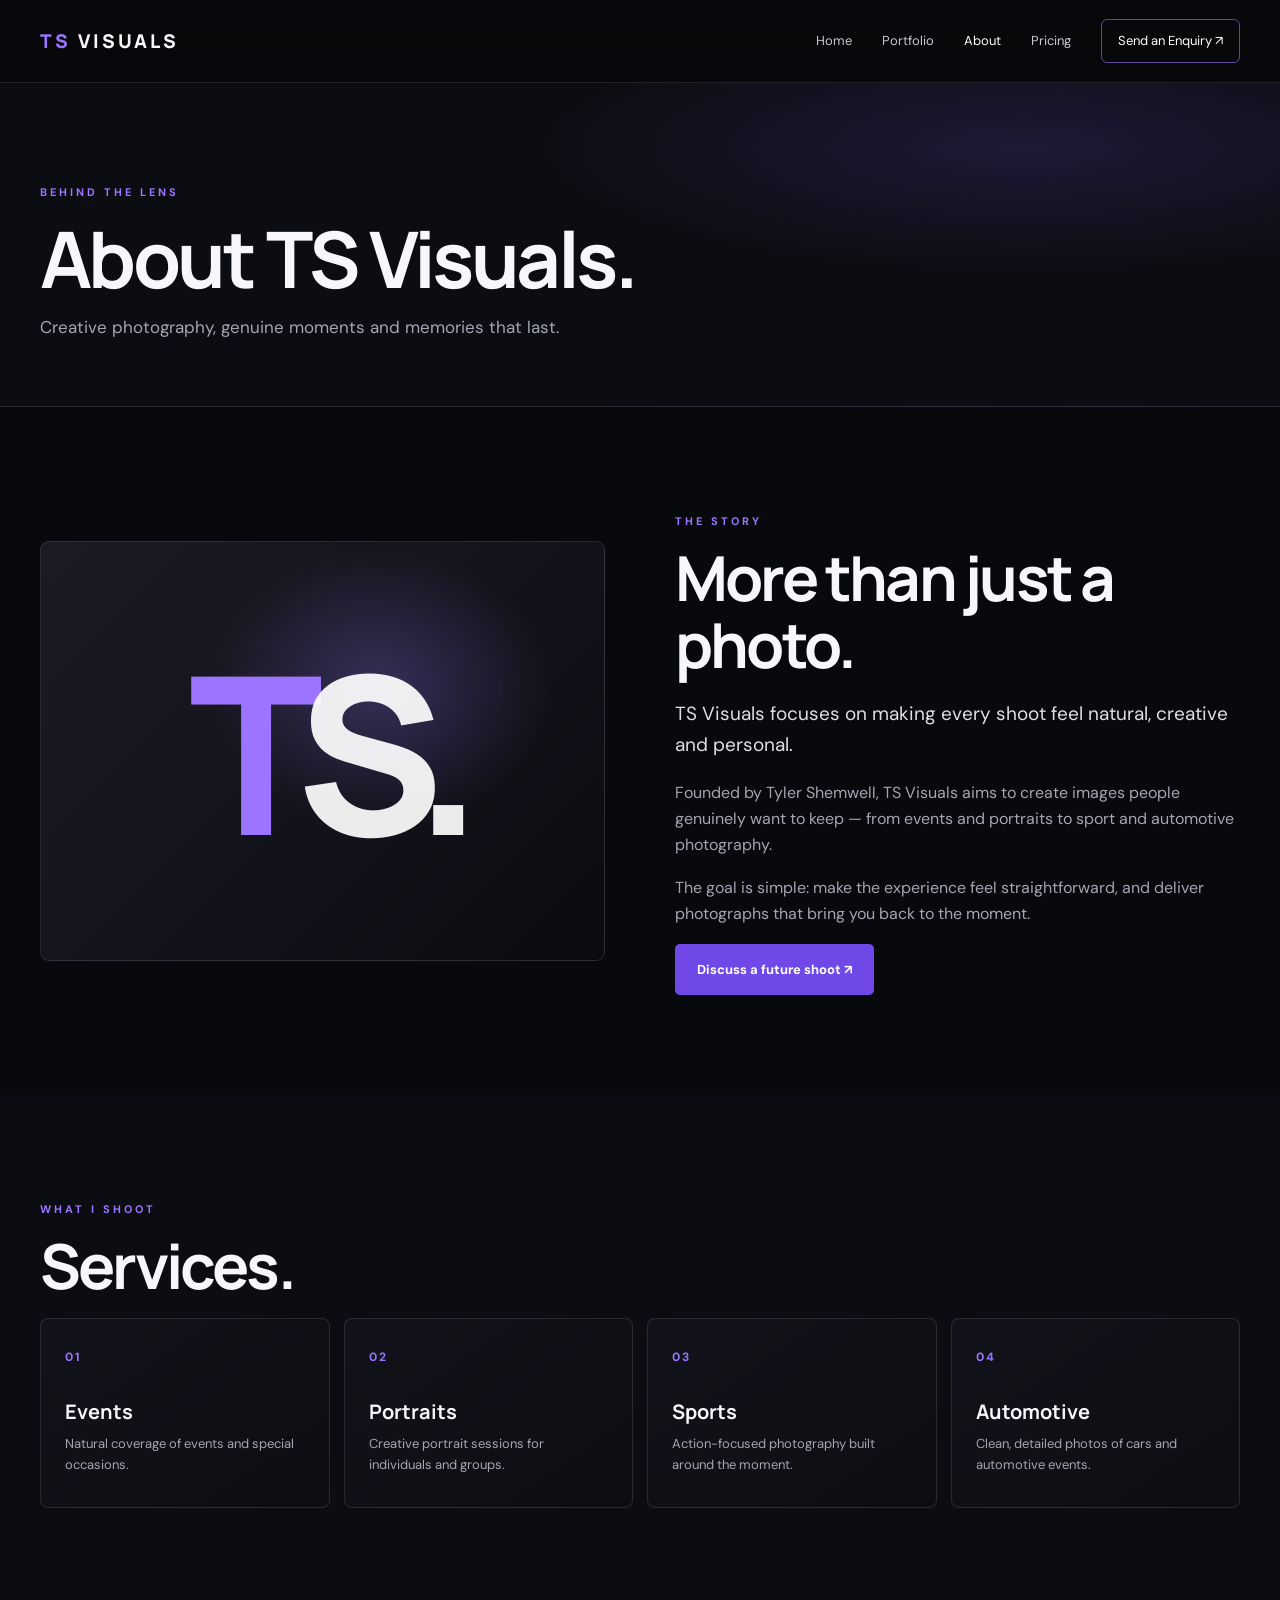
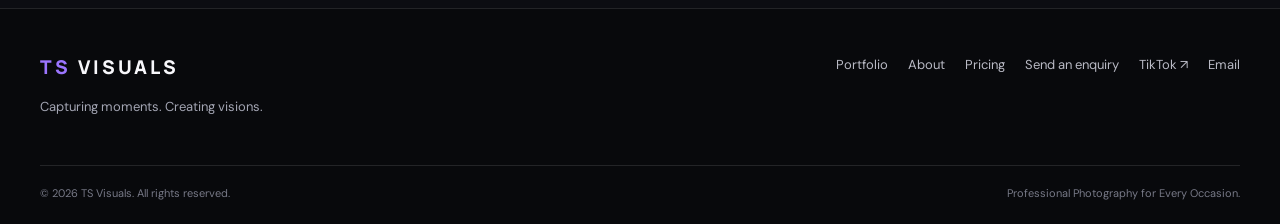
<file: about.html>
<!DOCTYPE html><html lang="en"><head><meta charset="UTF-8"><meta name="viewport" content="width=device-width,initial-scale=1"><title>About | TS Visuals</title><meta name="description" content="Learn more about TS Visuals photography."><link rel="stylesheet" href="style.css"></head><body data-page="about"><div id="site-header"></div><main><section class="page-hero"><div class="container"><span class="eyebrow">BEHIND THE LENS</span><h1>About TS Visuals.</h1><p>Creative photography, genuine moments and memories that last.</p></div></section><section class="section"><div class="container split"><div class="visual-panel"><div class="visual-mark"><span>T</span>S.</div></div><div><span class="eyebrow">THE STORY</span><h2>More than just a photo.</h2><p class="lead">TS Visuals focuses on making every shoot feel natural, creative and personal.</p><p class="muted">Founded by Tyler Shemwell, TS Visuals aims to create images people genuinely want to keep — from events and portraits to sport and automotive photography.</p><p class="muted">The goal is simple: make the experience feel straightforward, and deliver photographs that bring you back to the moment.</p><a class="btn btn-primary" href="book.html">Discuss a future shoot ↗</a></div></div></section><section class="section alt"><div class="container"><span class="eyebrow">WHAT I SHOOT</span><h2>Services.</h2><div class="service-grid"><article class="service-card"><span class="num">01</span><h3>Events</h3><p>Natural coverage of events and special occasions.</p></article><article class="service-card"><span class="num">02</span><h3>Portraits</h3><p>Creative portrait sessions for individuals and groups.</p></article><article class="service-card"><span class="num">03</span><h3>Sports</h3><p>Action-focused photography built around the moment.</p></article><article class="service-card"><span class="num">04</span><h3>Automotive</h3><p>Clean, detailed photos of cars and automotive events.</p></article></div></div></section></main><div id="site-footer"></div><script src="script.js"></script></body></html>
</file>
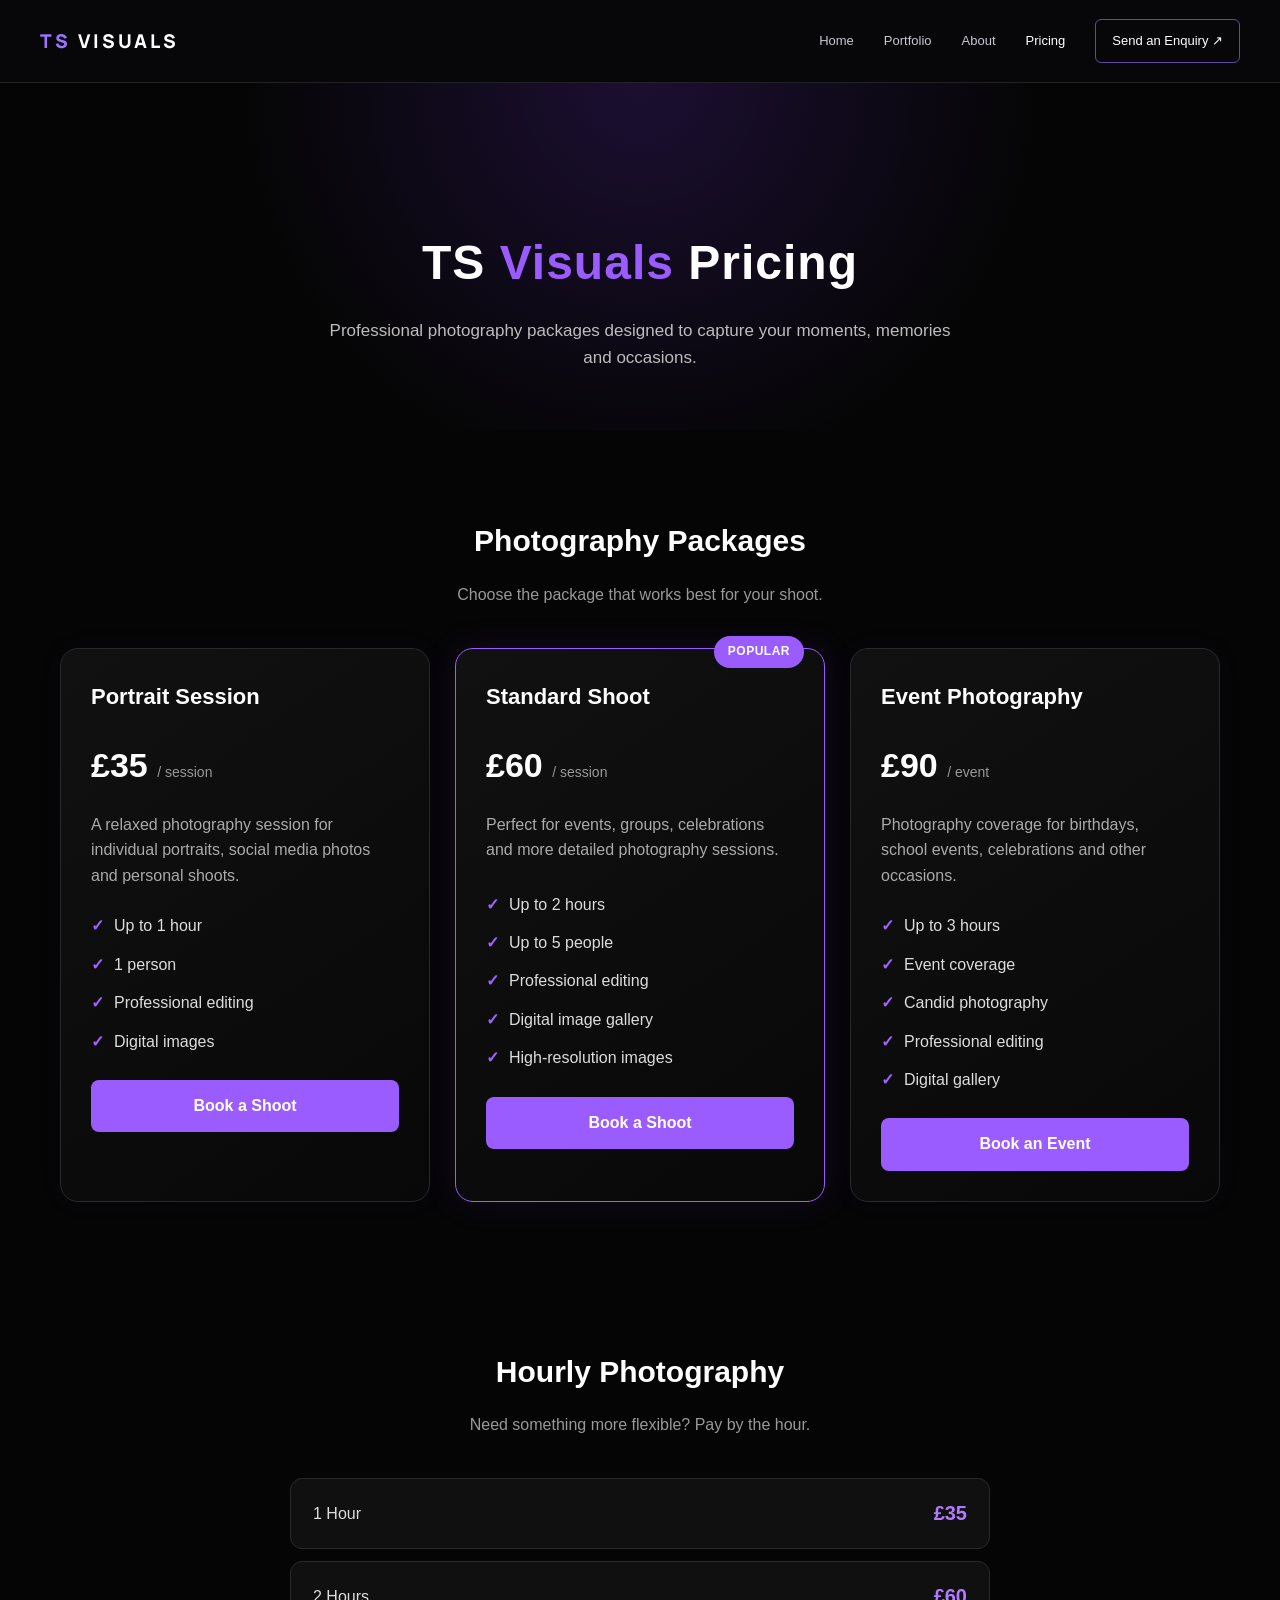
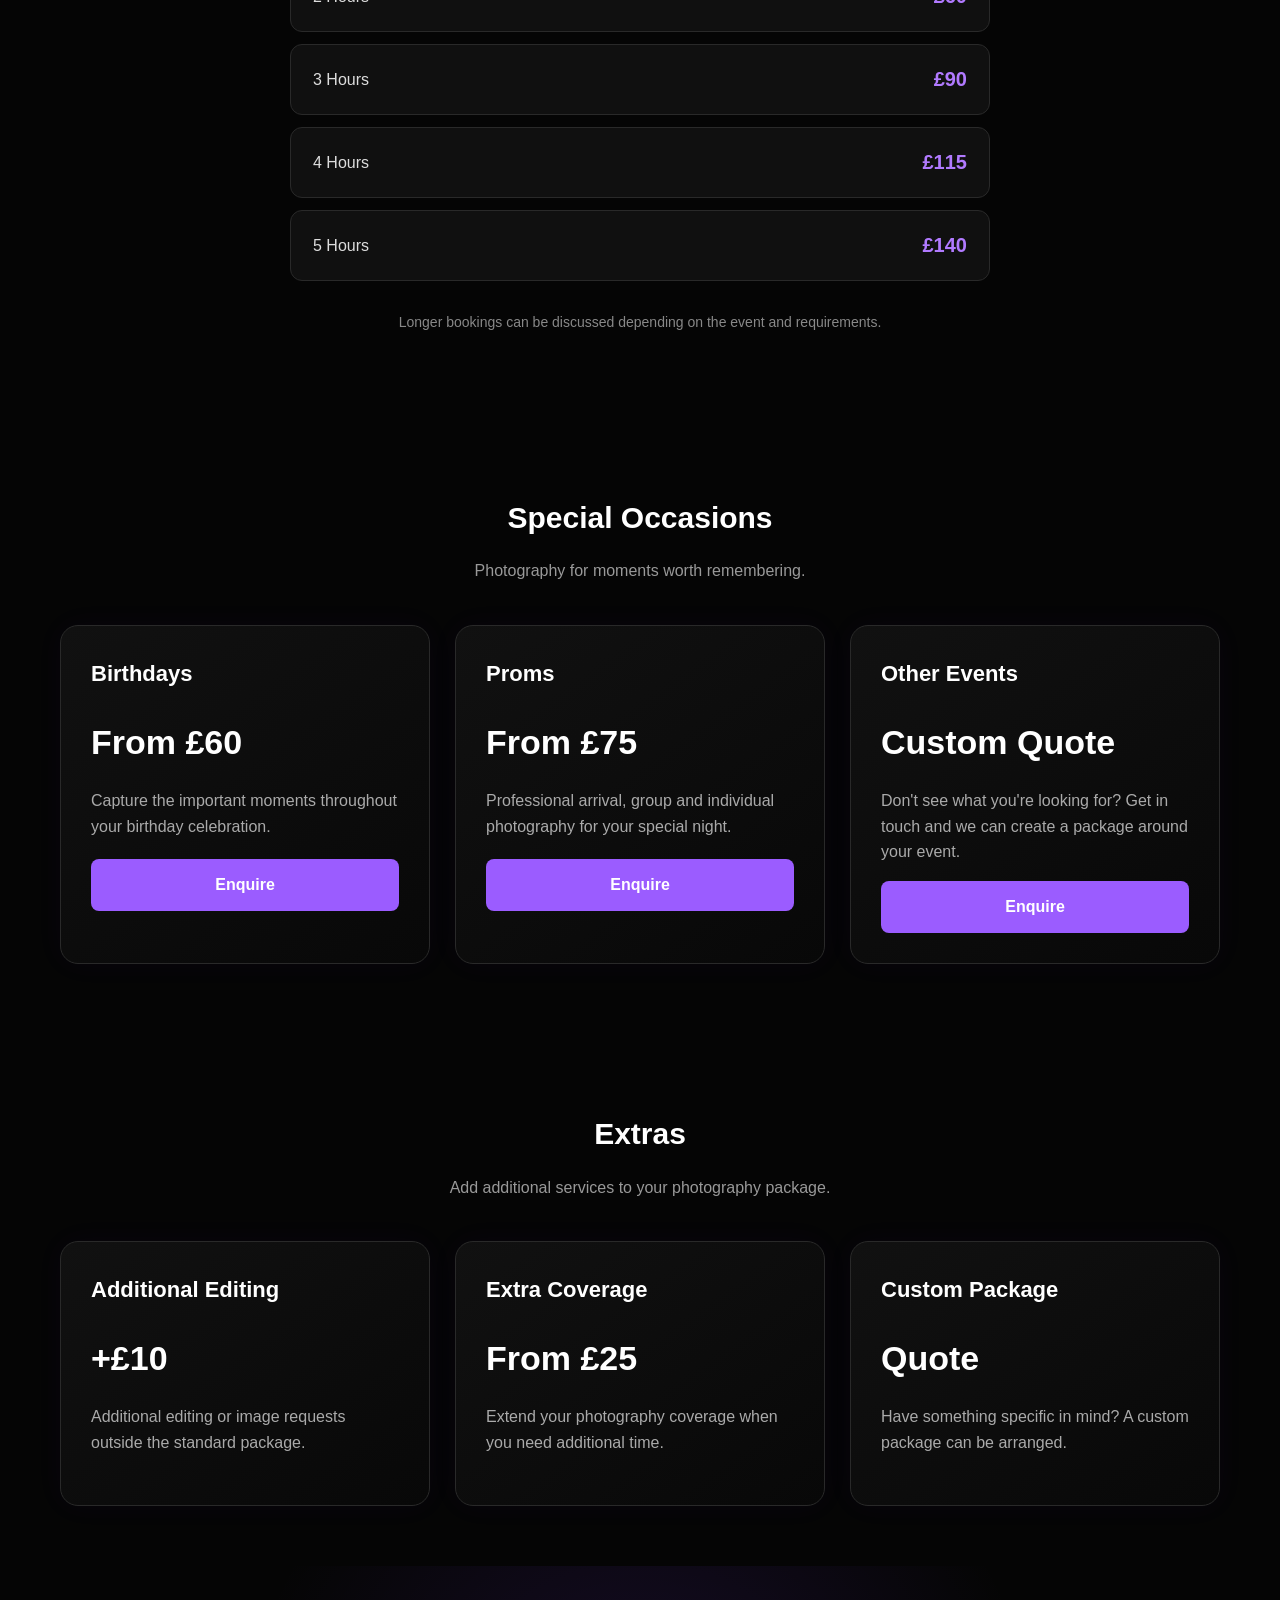
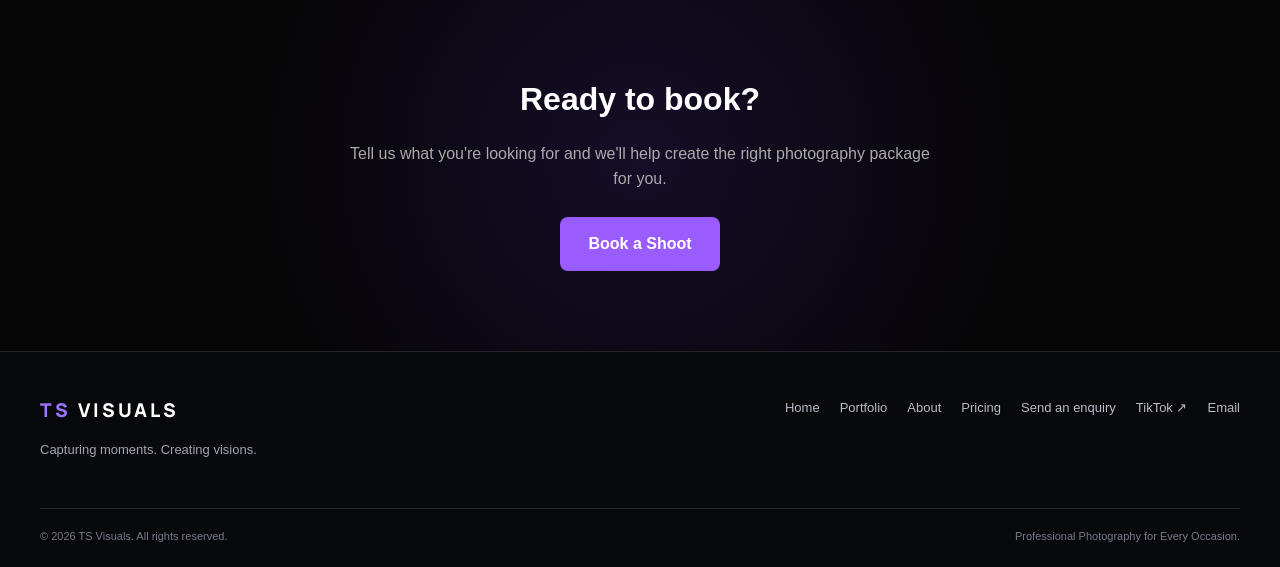
<file: pricing.html>
<!DOCTYPE html>
<html lang="en">
<head>
  <meta charset="UTF-8">
  <meta name="viewport" content="width=device-width, initial-scale=1.0">
  <title>Pricing | TS Visuals</title>
  <meta name="description" content="TS Visuals photography pricing — professional photography for portraits, events and special occasions.">
  <link rel="stylesheet" href="style.css">
  <link rel="icon" type="image/png" href="images/logo.png">
  <link rel="shortcut icon" href="images/logo.png">
  <style>
    body {
      margin: 0;
      background: #050505;
      color: #fff;
      font-family: Arial, Helvetica, sans-serif;
    }
    .pricing-hero {
      text-align: center;
      padding: 100px 20px 60px;
      background: radial-gradient(circle at top, rgba(130, 60, 255, 0.18), transparent 55%);
    }
    .pricing-hero h1 { font-size: 48px; margin-bottom: 15px; letter-spacing: 1px; }
    .pricing-hero h1 span { color: #9b5cff; }
    .pricing-hero p { max-width: 650px; margin: auto; color: #bdbdbd; font-size: 17px; line-height: 1.6; }
    .pricing-section { max-width: 1200px; margin: auto; padding: 60px 20px; }
    .section-title { text-align: center; margin-bottom: 40px; }
    .section-title h2 { font-size: 30px; margin-bottom: 10px; }
    .section-title p { color: #999; }
    .pricing-grid { display: grid; grid-template-columns: repeat(auto-fit, minmax(280px, 1fr)); gap: 25px; }
    .price-card {
      background: linear-gradient(145deg, #111111, #080808);
      border: 1px solid #292929; border-radius: 18px; padding: 30px; position: relative;
      transition: 0.3s ease; box-shadow: 0 0 30px rgba(130, 60, 255, 0.04);
    }
    .price-card:hover { transform: translateY(-5px); border-color: #8d4fff; box-shadow: 0 0 35px rgba(130, 60, 255, 0.15); }
    .price-card.featured { border-color: #9b5cff; box-shadow: 0 0 35px rgba(130, 60, 255, 0.12); }
    .badge { position: absolute; top: -13px; right: 20px; background: #9b5cff; color: white; padding: 6px 14px; border-radius: 20px; font-size: 12px; font-weight: bold; letter-spacing: 0.5px; }
    .price-card h3 { font-size: 22px; margin-top: 0; }
    .price { font-size: 34px; font-weight: bold; margin: 18px 0; }
    .price span { font-size: 14px; color: #999; font-weight: normal; }
    .price-card p { color: #aaa; line-height: 1.6; min-height: 55px; }
    .features { list-style: none; padding: 0; margin: 25px 0; }
    .features li { margin: 12px 0; color: #ddd; }
    .features li::before { content: "✓"; color: #a263ff; font-weight: bold; margin-right: 10px; }
    .price-button { display: block; text-align: center; text-decoration: none; background: #9b5cff; color: white; padding: 13px 20px; border-radius: 8px; font-weight: bold; transition: 0.2s; }
    .price-button:hover { background: #b17aff; transform: translateY(-1px); }
    .hourly { max-width: 700px; margin: auto; }
    .hour-row { display: flex; justify-content: space-between; align-items: center; background: #101010; border: 1px solid #292929; border-radius: 12px; padding: 18px 22px; margin-bottom: 12px; }
    .hour-row span:first-child { color: #ddd; }
    .hour-row span:last-child { color: #b17aff; font-size: 20px; font-weight: bold; }
    .note { text-align: center; color: #888; font-size: 14px; margin-top: 30px; line-height: 1.6; }
    .cta { text-align: center; padding: 80px 20px; background: radial-gradient(circle at center, rgba(130, 60, 255, 0.14), transparent 60%); }
    .cta h2 { font-size: 32px; margin-bottom: 15px; }
    .cta p { color: #aaa; max-width: 600px; margin: 0 auto 25px; line-height: 1.6; }
    .cta-button { display: inline-block; background: #9b5cff; color: white; text-decoration: none; padding: 14px 28px; border-radius: 8px; font-weight: bold; }
    @media (max-width: 600px) {
      .pricing-hero h1 { font-size: 36px; }
      .pricing-section { padding: 45px 15px; }
      .hour-row { padding: 15px; }
    }
  </style>
</head>
<body data-page="pricing">

  <header class="site-header">
    <div class="container navbar">
      <a class="logo" href="index.html"><span>TS</span> VISUALS</a>
      <button class="menu-button" id="menu-button" aria-label="Toggle navigation" aria-expanded="false">☰</button>
      <nav class="nav-links" id="nav-links">
        <a href="index.html">Home</a>
        <a href="portfolio.html">Portfolio</a>
        <a href="about.html">About</a>
        <a class="active" href="pricing.html">Pricing</a>
        <a class="nav-cta" href="book.html">Send an Enquiry ↗</a>
      </nav>
    </div>
  </header>

  <main>
    <section class="pricing-hero">
      <h1>TS <span>Visuals</span> Pricing</h1>
      <p>Professional photography packages designed to capture your moments, memories and occasions.</p>
    </section>

    <section class="pricing-section">
      <div class="section-title">
        <h2>Photography Packages</h2>
        <p>Choose the package that works best for your shoot.</p>
      </div>

      <div class="pricing-grid">
        <div class="price-card">
          <h3>Portrait Session</h3>
          <div class="price">£35 <span>/ session</span></div>
          <p>A relaxed photography session for individual portraits, social media photos and personal shoots.</p>
          <ul class="features">
            <li>Up to 1 hour</li><li>1 person</li><li>Professional editing</li><li>Digital images</li>
          </ul>
          <a href="book.html" class="price-button">Book a Shoot</a>
        </div>

        <div class="price-card featured">
          <div class="badge">POPULAR</div>
          <h3>Standard Shoot</h3>
          <div class="price">£60 <span>/ session</span></div>
          <p>Perfect for events, groups, celebrations and more detailed photography sessions.</p>
          <ul class="features">
            <li>Up to 2 hours</li><li>Up to 5 people</li><li>Professional editing</li><li>Digital image gallery</li><li>High-resolution images</li>
          </ul>
          <a href="book.html" class="price-button">Book a Shoot</a>
        </div>

        <div class="price-card">
          <h3>Event Photography</h3>
          <div class="price">£90 <span>/ event</span></div>
          <p>Photography coverage for birthdays, school events, celebrations and other occasions.</p>
          <ul class="features">
            <li>Up to 3 hours</li><li>Event coverage</li><li>Candid photography</li><li>Professional editing</li><li>Digital gallery</li>
          </ul>
          <a href="book.html" class="price-button">Book an Event</a>
        </div>
      </div>
    </section>

    <section class="pricing-section">
      <div class="section-title">
        <h2>Hourly Photography</h2>
        <p>Need something more flexible? Pay by the hour.</p>
      </div>
      <div class="hourly">
        <div class="hour-row"><span>1 Hour</span><span>£35</span></div>
        <div class="hour-row"><span>2 Hours</span><span>£60</span></div>
        <div class="hour-row"><span>3 Hours</span><span>£90</span></div>
        <div class="hour-row"><span>4 Hours</span><span>£115</span></div>
        <div class="hour-row"><span>5 Hours</span><span>£140</span></div>
      </div>
      <p class="note">Longer bookings can be discussed depending on the event and requirements.</p>
    </section>

    <section class="pricing-section">
      <div class="section-title">
        <h2>Special Occasions</h2>
        <p>Photography for moments worth remembering.</p>
      </div>
      <div class="pricing-grid">
        <div class="price-card">
          <h3>Birthdays</h3><div class="price">From £60</div>
          <p>Capture the important moments throughout your birthday celebration.</p>
          <a href="book.html" class="price-button">Enquire</a>
        </div>
        <div class="price-card">
          <h3>Proms</h3><div class="price">From £75</div>
          <p>Professional arrival, group and individual photography for your special night.</p>
          <a href="book.html" class="price-button">Enquire</a>
        </div>
        <div class="price-card">
          <h3>Other Events</h3><div class="price">Custom Quote</div>
          <p>Don't see what you're looking for? Get in touch and we can create a package around your event.</p>
          <a href="book.html" class="price-button">Enquire</a>
        </div>
      </div>
    </section>

    <section class="pricing-section">
      <div class="section-title">
        <h2>Extras</h2>
        <p>Add additional services to your photography package.</p>
      </div>
      <div class="pricing-grid">
        <div class="price-card">
          <h3>Additional Editing</h3><div class="price">+£10</div>
          <p>Additional editing or image requests outside the standard package.</p>
        </div>
        <div class="price-card">
          <h3>Extra Coverage</h3><div class="price">From £25</div>
          <p>Extend your photography coverage when you need additional time.</p>
        </div>
        <div class="price-card">
          <h3>Custom Package</h3><div class="price">Quote</div>
          <p>Have something specific in mind? A custom package can be arranged.</p>
        </div>
      </div>
    </section>

    <section class="cta">
      <h2>Ready to book?</h2>
      <p>Tell us what you're looking for and we'll help create the right photography package for you.</p>
      <a href="book.html" class="cta-button">Book a Shoot</a>
    </section>
  </main>

  <footer class="footer">
    <div class="container">
      <div class="footer-top">
        <div>
          <a class="logo" href="index.html"><span>TS</span> VISUALS</a>
          <p>Capturing moments. Creating visions.</p>
        </div>
        <div class="footer-links">
          <a href="index.html">Home</a>
          <a href="portfolio.html">Portfolio</a>
          <a href="about.html">About</a>
          <a href="pricing.html">Pricing</a>
          <a href="book.html">Send an enquiry</a>
          <a href="https://www.tiktok.com/@tsvisuals.uk1?lang=en-GB" target="_blank" rel="noopener">TikTok ↗</a>
          <a href="mailto:tsvisuals.info@gmail.com">Email</a>
        </div>
      </div>
      <div class="footer-bottom">
        <span>© 2026 TS Visuals. All rights reserved.</span>
        <span>Professional Photography for Every Occasion.</span>
      </div>
    </div>
  </footer>
  <script src="script.js"></script>
</body>
</html>
</file>
<file: style.css>
@import url('https://fonts.googleapis.com/css2?family=DM+Sans:wght@400;500;600;700&family=Manrope:wght@400;500;600;700;800&display=swap');
:root{--bg:#08090c;--panel:#101116;--panel2:#151720;--ink:#f7f7fb;--muted:#a3a5b3;--line:rgba(255,255,255,.11);--purple:#9b75ff;--purple2:#7148e8;--max:1200px}*{box-sizing:border-box}html{scroll-behavior:smooth}body{margin:0;background:var(--bg);color:var(--ink);font-family:'DM Sans',Arial,sans-serif;line-height:1.65}a{color:inherit}.container{width:min(var(--max),calc(100% - 44px));margin:auto}.site-header{position:sticky;top:0;z-index:20;background:rgba(8,9,12,.88);backdrop-filter:blur(18px);border-bottom:1px solid var(--line)}.navbar{min-height:82px;display:flex;align-items:center;justify-content:space-between;gap:25px}.logo{font:800 19px Manrope,sans-serif;letter-spacing:3px;text-decoration:none}.logo span{color:var(--purple)}.nav-links{display:flex;align-items:center;gap:30px}.nav-links a{text-decoration:none;color:#c7c8d1;font-size:13px;transition:.2s}.nav-links a:hover,.nav-links a.active{color:white}.nav-links .nav-cta{padding:10px 16px;border:1px solid rgba(155,117,255,.6);border-radius:6px;color:#fff}.menu-button{display:none;background:transparent;color:white;border:1px solid var(--line);border-radius:5px;padding:8px 12px;font-size:18px}.hero{min-height:650px;display:flex;align-items:center;position:relative;overflow:hidden;background:radial-gradient(ellipse at 78% 30%,rgba(125,80,235,.28),transparent 34%),radial-gradient(ellipse at 75% 80%,rgba(65,48,110,.18),transparent 30%),linear-gradient(120deg,#0b0c11,#11111a 58%,#090a0f)}.hero:after{content:'TS';position:absolute;right:4%;top:0;color:rgba(255,255,255,.025);font:800 clamp(250px,40vw,600px)/1 Manrope,sans-serif;letter-spacing:-.12em;pointer-events:none}.hero-content{position:relative;z-index:1;padding:100px 0}.eyebrow{font-size:11px;letter-spacing:3px;text-transform:uppercase;color:var(--purple);font-weight:700}.hero h1{font:800 clamp(54px,8.2vw,106px)/.98 Manrope,sans-serif;letter-spacing:-.065em;margin:22px 0;max-width:850px}.hero h1 span{color:var(--purple)}.hero p{max-width:560px;color:#c2c3ce;font-size:18px;margin:25px 0 32px}.hero-actions{display:flex;gap:12px;flex-wrap:wrap}.btn{display:inline-flex;justify-content:center;align-items:center;gap:9px;text-decoration:none;border:1px solid transparent;border-radius:5px;padding:14px 21px;font-size:13px;font-weight:700;cursor:pointer;transition:transform .2s,background .2s,border-color .2s}.btn:hover{transform:translateY(-2px)}.btn-primary{background:var(--purple2);color:#fff}.btn-primary:hover{background:#825bf1}.btn-secondary{border-color:var(--line);background:rgba(255,255,255,.025)}.section{padding:100px 0}.section.alt{background:#0c0d12}.section-head{display:flex;align-items:end;justify-content:space-between;gap:25px;margin-bottom:35px}.section h2,.page-hero h1{font:700 clamp(36px,5vw,62px)/1.08 Manrope,sans-serif;letter-spacing:-.045em;margin:12px 0 18px}.section-intro{max-width:610px;color:var(--muted)}.text-link{color:#fff;text-decoration:none;font-weight:700;font-size:13px;border-bottom:1px solid var(--purple);padding-bottom:5px}.portfolio-grid{display:grid;grid-template-columns:repeat(3,1fr);gap:16px}.portfolio-card{position:relative;min-height:260px;aspect-ratio:1/1;overflow:hidden;border:1px solid var(--line);border-radius:8px;background:radial-gradient(ellipse at 75% 15%,rgba(155,117,255,.28),transparent 40%),linear-gradient(145deg,#22232d,#101116 70%);display:flex;align-items:end}.portfolio-card img{position:absolute;inset:0;width:100%;height:100%;object-fit:cover;transition:transform .45s}.portfolio-card:hover img{transform:scale(1.04)}.portfolio-card:after{content:'';position:absolute;inset:30% 0 0;background:linear-gradient(transparent,rgba(0,0,0,.88))}.portfolio-info{position:relative;z-index:1;padding:22px;width:100%}.portfolio-info h3{font:700 19px Manrope,sans-serif;margin:0}.portfolio-info p{color:#c6c6d0;font-size:12px;margin:4px 0 0}.service-grid{display:grid;grid-template-columns:repeat(4,1fr);gap:14px}.service-card{border:1px solid var(--line);border-radius:8px;padding:24px;background:linear-gradient(145deg,#12131a,#0d0e13);min-height:190px}.service-card .num{color:var(--purple);font-size:12px;font-weight:700;letter-spacing:2px}.service-card h3{font:700 20px Manrope,sans-serif;margin:28px 0 8px}.service-card p{color:var(--muted);font-size:13px;margin:0}.split{display:grid;grid-template-columns:1fr 1fr;gap:70px;align-items:center}.visual-panel{min-height:420px;border:1px solid var(--line);border-radius:9px;overflow:hidden;background:radial-gradient(ellipse at 60% 35%,rgba(155,117,255,.27),transparent 36%),linear-gradient(135deg,#1b1b26,#0b0c11);display:grid;place-items:center}.visual-mark{font:800 clamp(100px,18vw,220px)/1 Manrope,sans-serif;letter-spacing:-.12em;color:rgba(255,255,255,.92)}.visual-mark span{color:var(--purple)}.lead{font-size:19px;color:#dedee7}.muted{color:var(--muted)}.page-hero{padding:95px 0 65px;background:radial-gradient(ellipse at 80% 20%,rgba(122,78,223,.18),transparent 34%),#0c0d12;border-bottom:1px solid var(--line)}.page-hero h1{font-size:clamp(44px,7vw,78px);margin:12px 0}.page-hero p{color:var(--muted);max-width:650px;margin:0;font-size:17px}.filter-row{display:flex;gap:9px;flex-wrap:wrap;margin-bottom:28px}.filter{background:#111218;color:#c7c8d1;border:1px solid var(--line);padding:9px 15px;border-radius:5px;cursor:pointer}.filter.active,.filter:hover{border-color:var(--purple);color:#fff;background:rgba(155,117,255,.12)}.booking-layout{display:grid;grid-template-columns:.8fr 1.2fr;gap:55px;align-items:start}.booking-aside{position:sticky;top:110px}.info-card{margin-top:25px;padding:20px;border:1px solid var(--line);border-radius:7px;background:var(--panel)}.info-card strong{display:block;margin-bottom:4px}.info-card a{color:#d5c6ff;text-decoration:none;overflow-wrap:anywhere}.notice{border:1px solid rgba(155,117,255,.38);background:rgba(155,117,255,.075);padding:18px;border-radius:7px;margin:24px 0}.notice strong{display:block;margin-bottom:4px}.notice p{font-size:13px;color:#c8c7d4;margin:0}.booking-form{display:grid;gap:17px;padding:28px;border:1px solid var(--line);border-radius:9px;background:linear-gradient(145deg,#12131a,#0e0f14)}.form-heading{margin-bottom:4px}.form-heading h2{font-size:26px;margin:0 0 5px}.form-heading p{font-size:13px;color:var(--muted);margin:0}.field-row{display:grid;grid-template-columns:1fr 1fr;gap:14px}.field{display:grid;gap:7px}.field label{font-size:12px;font-weight:700;color:#e3e3eb}.field input,.field select,.field textarea{width:100%;background:#0a0b10;border:1px solid #30313b;border-radius:5px;color:#f8f8fb;padding:12px 13px;font:inherit;font-size:14px;min-width:0}.field input:focus,.field select:focus,.field textarea:focus{outline:2px solid rgba(155,117,255,.35);border-color:var(--purple)}.field textarea{min-height:115px;resize:vertical}.form-note{font-size:11px;color:#9b9daa}.form-status{display:none;border-radius:5px;padding:12px;font-size:13px}.form-status.show{display:block}.form-status.error{border:1px solid #b75a69;background:#35161d;color:#ffdce1}.form-status.success{border:1px solid #4b9c79;background:#10271d;color:#d4ffdf}.btn:disabled{opacity:.6;cursor:wait;transform:none}.footer{border-top:1px solid var(--line);padding:45px 0 22px;background:#08090c}.footer-top{display:flex;justify-content:space-between;gap:30px;align-items:start;padding-bottom:35px}.footer p{color:var(--muted);font-size:13px}.footer-links{display:flex;gap:20px;flex-wrap:wrap}.footer-links a{color:#b9bac5;text-decoration:none;font-size:13px}.footer-bottom{border-top:1px solid var(--line);padding-top:18px;display:flex;justify-content:space-between;gap:15px;color:#777987;font-size:11px}.empty-note{padding:20px;border:1px dashed var(--line);border-radius:8px;color:var(--muted);grid-column:1/-1}.hidden{display:none!important}@media(max-width:850px){.nav-links{display:none;position:absolute;top:81px;left:0;right:0;padding:20px 24px;background:#0b0c11;border-bottom:1px solid var(--line);flex-direction:column;align-items:flex-start}.nav-links.open{display:flex}.menu-button{display:block}.split,.booking-layout{grid-template-columns:1fr;gap:35px}.booking-aside{position:static}.service-grid{grid-template-columns:repeat(2,1fr)}.portfolio-grid{grid-template-columns:repeat(2,1fr)}.hero{min-height:580px}.section{padding:75px 0}}@media(max-width:540px){.container{width:calc(100% - 30px)}.navbar{min-height:72px}.nav-links{top:71px}.hero h1{font-size:clamp(48px,14vw,72px)}.hero p{font-size:16px}.portfolio-grid,.service-grid{grid-template-columns:1fr 1fr;gap:10px}.portfolio-card{min-height:175px}.portfolio-info{padding:14px}.portfolio-info h3{font-size:15px}.portfolio-info p{font-size:11px}.section-head,.footer-top{align-items:flex-start;flex-direction:column}.field-row{grid-template-columns:1fr}.booking-form{padding:19px}.page-hero{padding:70px 0 45px}.footer-bottom{flex-direction:column}}
</file>
